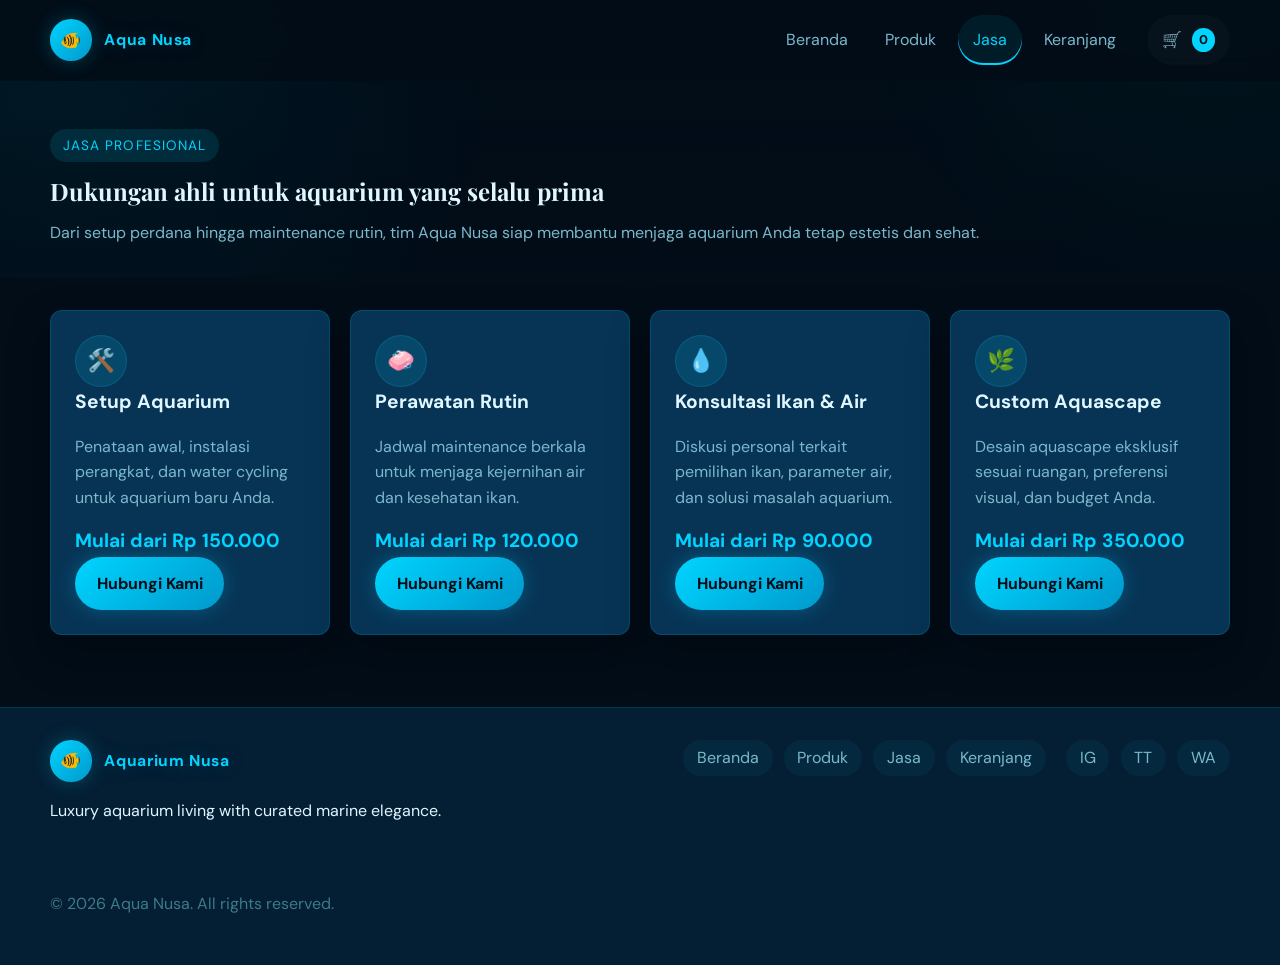
<file: jasa.html>
<!DOCTYPE html>
<html lang="id">
<head>
  <meta charset="UTF-8">
  <meta name="viewport" content="width=device-width, initial-scale=1.0">
  <title>Jasa | Aqua Nusa</title>
  <meta name="description" content="Jasa setup, perawatan, konsultasi, dan custom aquascape premium dari Aquarium Nusa.">
  <link rel="preconnect" href="https://fonts.googleapis.com">
  <link rel="preconnect" href="https://fonts.gstatic.com" crossorigin>
  <link href="https://fonts.googleapis.com/css2?family=DM+Sans:wght@400;500;700&family=Playfair+Display:wght@600;700;800&display=swap" rel="stylesheet">
  <link rel="stylesheet" href="css/style.css">
</head>
<body data-page="jasa">
  <div class="site-shell">
    <header class="site-header" id="siteHeader">
      <nav class="navbar container">
        <a class="brand" href="index.html"><span class="brand-mark">🐠</span><span class="brand-text">Aqua Nusa</span></a>
        <button class="nav-toggle" id="navToggle" aria-label="Buka menu" aria-expanded="false"><span></span><span></span><span></span></button>
        <div class="nav-panel" id="navPanel">
          <div class="nav-links">
            <a href="index.html">Beranda</a><a href="produk.html">Produk</a><a href="jasa.html">Jasa</a><a href="keranjang.html">Keranjang</a>
          </div>
          <a class="cart-link cart-icon-wrapper" href="keranjang.html" aria-label="Keranjang belanja"><span class="cart-icon">🛒</span><span class="cart-badge" data-cart-count>0</span></a>
        </div>
      </nav>
    </header>
    <main class="page-main">
      <section class="page-header container fade-in">
        <span class="eyebrow">Jasa Profesional</span>
        <h1>Dukungan ahli untuk aquarium yang selalu prima</h1>
        <p>Dari setup perdana hingga maintenance rutin, tim Aqua Nusa siap membantu menjaga aquarium Anda tetap estetis dan sehat.</p>
      </section>
      <section class="section section-compact">
        <div class="container"><div class="service-grid" id="serviceGrid"></div></div>
      </section>
    </main>
    <footer class="site-footer">
      <div class="container footer-grid">
        <div>
          <a class="brand footer-brand" href="index.html"><span class="brand-mark">🐠</span><span class="brand-text">Aquarium Nusa</span></a>
          <p>Luxury aquarium living with curated marine elegance.</p>
        </div>
        <div class="footer-links">
          <a href="index.html">Beranda</a><a href="produk.html">Produk</a><a href="jasa.html">Jasa</a><a href="keranjang.html">Keranjang</a>
        </div>
        <div class="social-links">
          <a href="#" aria-label="Instagram">IG</a><a href="#" aria-label="TikTok">TT</a><a href="#" aria-label="WhatsApp">WA</a>
        </div>
      </div>
      <div class="container footer-bottom"><p>&copy; 2026 Aqua Nusa. All rights reserved.</p></div>
    </footer>
  </div>
  <script src="data/data.js"></script>
  <script src="js/cart.js"></script>
  <script src="js/main.js"></script>
  <script src="js/cart-animation.js"></script>
  <script src="js/jasa.js"></script>
</body>
</html>
</file>
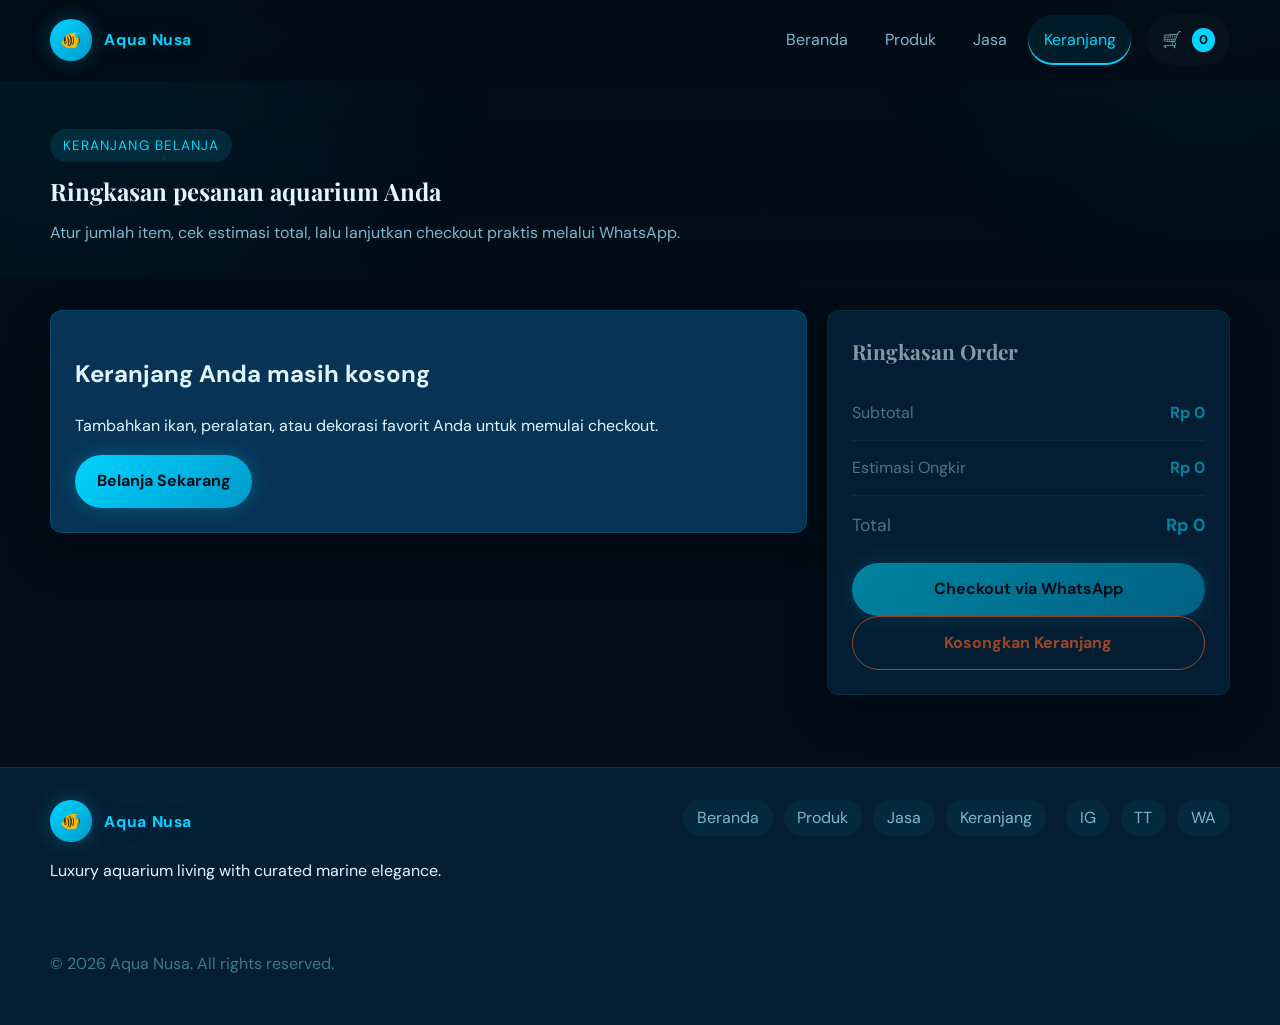
<file: keranjang.html>
<!DOCTYPE html>
<html lang="id">
<head>
  <meta charset="UTF-8">
  <meta name="viewport" content="width=device-width, initial-scale=1.0">
  <title>Keranjang | Aqua Nusa</title>
  <meta name="description" content="Tinjau pesanan aquarium Anda di Aquarium Nusa dan checkout via WhatsApp.">
  <link rel="preconnect" href="https://fonts.googleapis.com">
  <link rel="preconnect" href="https://fonts.gstatic.com" crossorigin>
  <link href="https://fonts.googleapis.com/css2?family=DM+Sans:wght@400;500;700&family=Playfair+Display:wght@600;700;800&display=swap" rel="stylesheet">
  <link rel="stylesheet" href="css/style.css">
</head>
<body data-page="keranjang">
  <div class="site-shell">
    <header class="site-header" id="siteHeader">
      <nav class="navbar container">
        <a class="brand" href="index.html"><span class="brand-mark">🐠</span><span class="brand-text">Aqua Nusa</span></a>
        <button class="nav-toggle" id="navToggle" aria-label="Buka menu" aria-expanded="false"><span></span><span></span><span></span></button>
        <div class="nav-panel" id="navPanel">
          <div class="nav-links">
            <a href="index.html">Beranda</a><a href="produk.html">Produk</a><a href="jasa.html">Jasa</a><a href="keranjang.html">Keranjang</a>
          </div>
          <a class="cart-link cart-icon-wrapper" href="keranjang.html" aria-label="Keranjang belanja"><span class="cart-icon">🛒</span><span class="cart-badge" data-cart-count>0</span></a>
        </div>
      </nav>
    </header>
    <main class="page-main">
      <section class="page-header container fade-in">
        <span class="eyebrow">Keranjang Belanja</span>
        <h1>Ringkasan pesanan aquarium Anda</h1>
        <p>Atur jumlah item, cek estimasi total, lalu lanjutkan checkout praktis melalui WhatsApp.</p>
      </section>
      <section class="section section-compact">
        <div class="container cart-layout">
          <div class="cart-items-panel"><div id="cartContent"></div></div>
          <aside class="summary-card glass-card fade-in" id="cartSummary">
            <h2>Ringkasan Order</h2>
            <div class="summary-line"><span>Subtotal</span><strong id="subtotalValue">Rp 0</strong></div>
            <div class="summary-line"><span>Estimasi Ongkir</span><strong id="shippingValue">Rp 0</strong></div>
            <div class="summary-line summary-total"><span>Total</span><strong id="totalValue">Rp 0</strong></div>
            <a class="button button-primary button-full" id="checkoutButton" href="#">Checkout via WhatsApp</a>
            <button class="button button-ghost button-full" id="clearCartButton" type="button">Kosongkan Keranjang</button>
          </aside>
        </div>
      </section>
    </main>
    <footer class="site-footer">
      <div class="container footer-grid">
        <div>
          <a class="brand footer-brand" href="index.html"><span class="brand-mark">🐠</span><span class="brand-text">Aqua Nusa</span></a>
          <p>Luxury aquarium living with curated marine elegance.</p>
        </div>
        <div class="footer-links">
          <a href="index.html">Beranda</a><a href="produk.html">Produk</a><a href="jasa.html">Jasa</a><a href="keranjang.html">Keranjang</a>
        </div>
        <div class="social-links">
          <a href="#" aria-label="Instagram">IG</a><a href="#" aria-label="TikTok">TT</a><a href="#" aria-label="WhatsApp">WA</a>
        </div>
      </div>
      <div class="container footer-bottom"><p>&copy; 2026 Aqua Nusa. All rights reserved.</p></div>
    </footer>
  </div>
  <script src="data/data.js"></script>
  <script src="js/cart.js"></script>
  <script src="js/main.js"></script>
  <script src="js/cart-animation.js"></script>
</body>
</html>
</file>
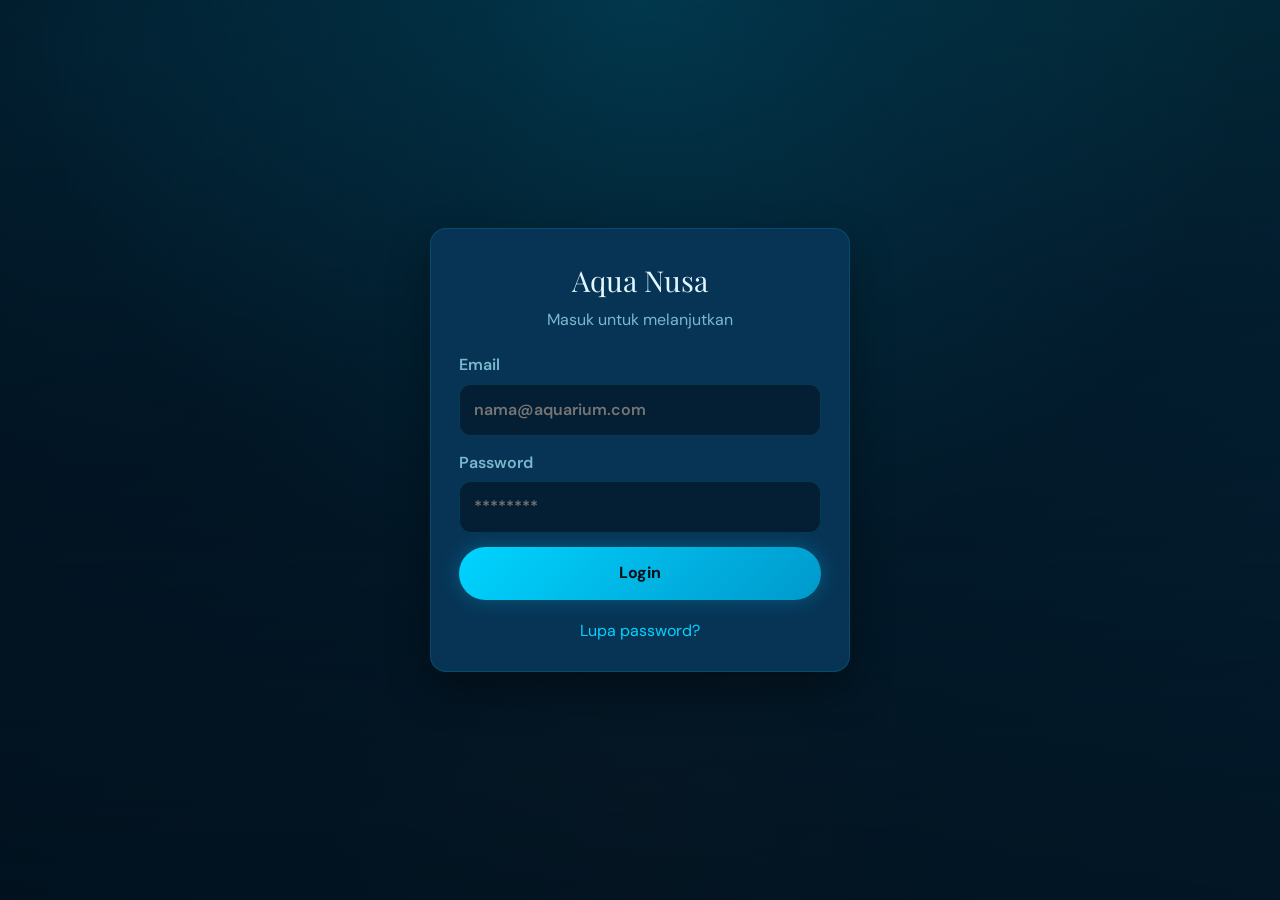
<file: login.html>
<!DOCTYPE html>
<html lang="id">
<head>
  <meta charset="UTF-8">
  <meta name="viewport" content="width=device-width, initial-scale=1.0">
  <title>Login | Aquarium Nusa</title>
  <meta name="description" content="Login ke Aquarium Nusa.">
  <link rel="preconnect" href="https://fonts.googleapis.com">
  <link rel="preconnect" href="https://fonts.gstatic.com" crossorigin>
  <link href="https://fonts.googleapis.com/css2?family=DM+Sans:wght@400;500;700&family=Playfair+Display:wght@600;700;800&display=swap" rel="stylesheet">
  <link rel="stylesheet" href="css/style.css">
</head>
<body class="login-page">
  <main class="login-shell">
    <section class="login-card">
      <div class="login-brand">Aqua Nusa</div>
      <p class="login-subtitle">Masuk untuk melanjutkan</p>
      <form id="loginForm" class="login-form">
        <label class="login-field">
          <span>Email</span>
          <input type="email" name="email" required placeholder="nama@aquarium.com">
        </label>
        <label class="login-field">
          <span>Password</span>
          <input type="password" name="password" required placeholder="********">
        </label>
        <div class="login-error" id="loginError" hidden>Email atau password salah.</div>
        <button class="button button-primary button-full" type="submit">Login</button>
        <a class="login-forgot" href="#">Lupa password?</a>
      </form>
    </section>
  </main>

  <script src="data/data.js"></script>
  <script src="js/auth.js"></script>
  <script>
    (function () {
      var form = document.getElementById("loginForm");
      var error = document.getElementById("loginError");
      if (!form || !window.Auth) return;

      form.addEventListener("submit", function (event) {
        event.preventDefault();
        var formData = new FormData(form);
        var email = String(formData.get("email") || "");
        var password = String(formData.get("password") || "");
        var result = window.Auth.login(email, password);
        if (!result.success) {
          error.hidden = false;
          return;
        }
        error.hidden = true;
        if (result.role === "admin") {
          window.location.href = "admin/dashboard.html";
        } else {
          window.location.href = "index.html";
        }
      });
    })();
  </script>
</body>
</html>
</file>
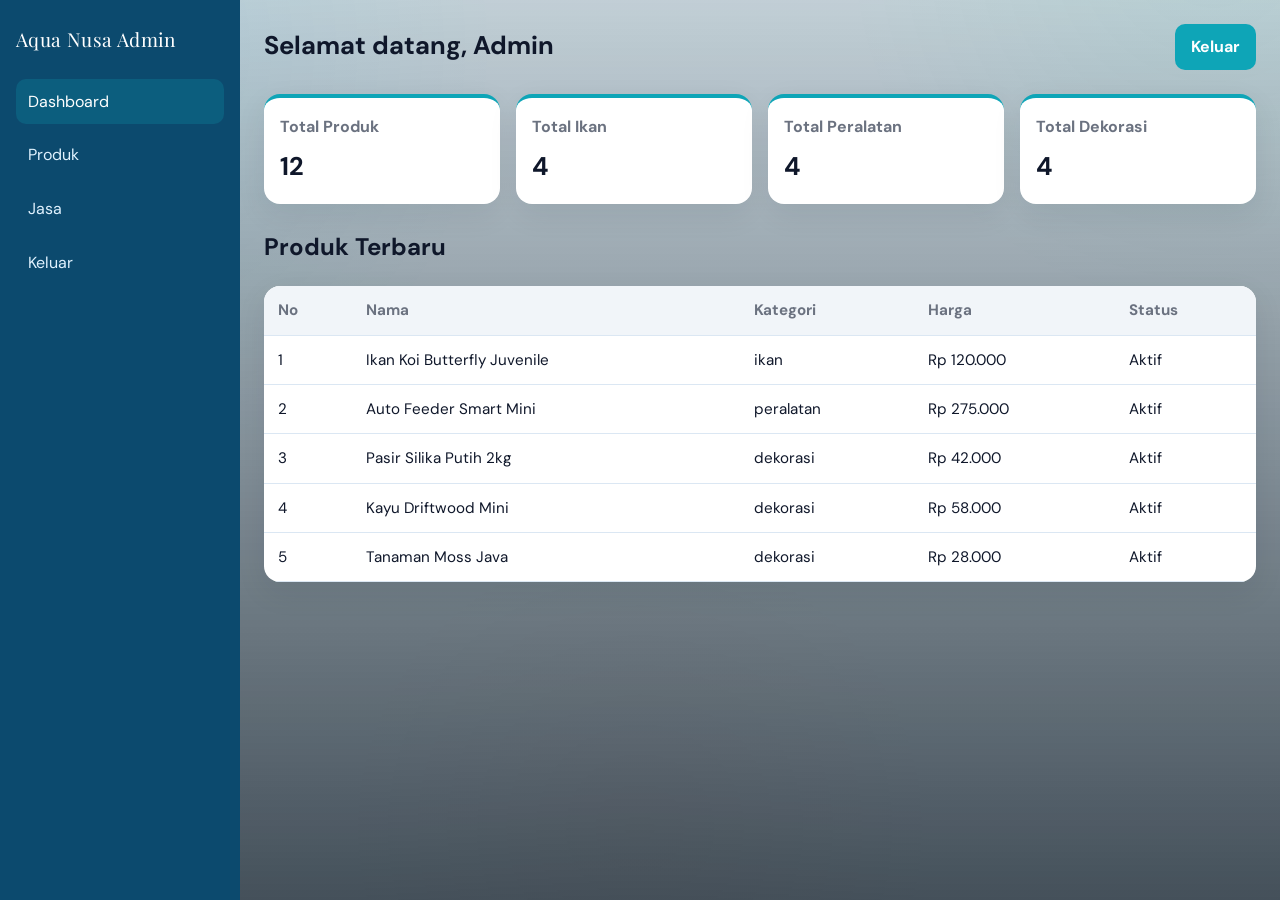
<file: admin/dashboard.html>
﻿<!DOCTYPE html>
<html lang="id">
<head>
  <meta charset="UTF-8">
  <meta name="viewport" content="width=device-width, initial-scale=1.0">
  <title>Dashboard Admin | Aqua Nusa</title>
  <link rel="preconnect" href="https://fonts.googleapis.com">
  <link rel="preconnect" href="https://fonts.gstatic.com" crossorigin>
  <link href="https://fonts.googleapis.com/css2?family=DM+Sans:wght@400;500;700&family=Playfair+Display:wght@600;700;800&display=swap" rel="stylesheet">
  <link rel="stylesheet" href="../css/style.css">
  <link rel="stylesheet" href="css/admin.css">
</head>
<body class="admin-body">
  <div class="admin-layout">
    <aside class="admin-sidebar">
      <div class="admin-logo">Aqua Nusa Admin</div>
      <nav class="admin-nav">
        <a class="active" href="dashboard.html">Dashboard</a>
        <a href="products.html">Produk</a>
        <a href="jasa.html">Jasa</a>
        <a href="#" id="adminLogout">Keluar</a>
      </nav>
    </aside>

    <main class="admin-main">
      <div class="admin-topbar">
        <h1>Selamat datang, <span id="adminName">Admin</span></h1>
        <button class="admin-btn" id="adminLogoutTop">Keluar</button>
      </div>

      <section class="admin-card-grid">
        <div class="admin-card">
          <h3>Total Produk</h3>
          <p id="statTotal">0</p>
        </div>
        <div class="admin-card">
          <h3>Total Ikan</h3>
          <p id="statIkan">0</p>
        </div>
        <div class="admin-card">
          <h3>Total Peralatan</h3>
          <p id="statPeralatan">0</p>
        </div>
        <div class="admin-card">
          <h3>Total Dekorasi</h3>
          <p id="statDekorasi">0</p>
        </div>
      </section>

      <section>
        <h2>Produk Terbaru</h2>
        <table class="admin-table">
          <thead>
            <tr>
              <th>No</th>
              <th>Nama</th>
              <th>Kategori</th>
              <th>Harga</th>
              <th>Status</th>
            </tr>
          </thead>
          <tbody id="recentProducts"></tbody>
        </table>
      </section>
    </main>
  </div>

  <script src="../data/data.js"></script>
  <script src="js/dashboard.js"></script>
  <script>
    (function () {
      var session = window.Auth && window.Auth.getSession ? window.Auth.getSession() : null;
      var nameEl = document.getElementById("adminName");
      if (session && nameEl) nameEl.textContent = session.name;
      var logoutButtons = [document.getElementById("adminLogout"), document.getElementById("adminLogoutTop")];
      logoutButtons.forEach(function (btn) {
        if (btn) btn.addEventListener("click", function (event) {
          event.preventDefault();
          if (window.Auth && window.Auth.logout) {
            window.Auth.logout();
          } else {
            window.location.href = "../login.html";
          }
        });
      });
    })();
  </script>
</body>
</html>
</file>
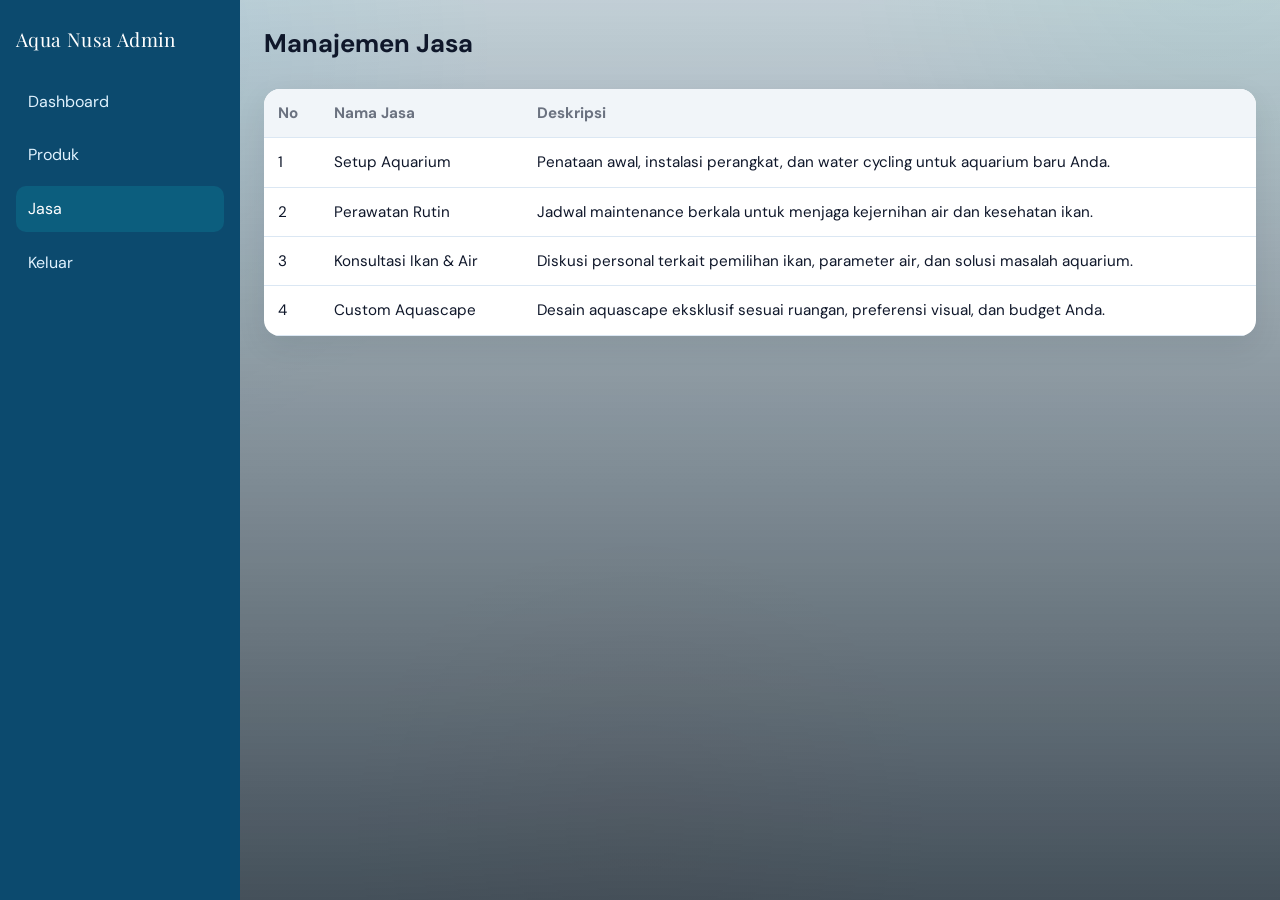
<file: admin/jasa.html>
﻿<!DOCTYPE html>
<html lang="id">
<head>
  <meta charset="UTF-8">
  <meta name="viewport" content="width=device-width, initial-scale=1.0">
  <title>Manajemen Jasa | Aqua Nusa</title>
  <link rel="preconnect" href="https://fonts.googleapis.com">
  <link rel="preconnect" href="https://fonts.gstatic.com" crossorigin>
  <link href="https://fonts.googleapis.com/css2?family=DM+Sans:wght@400;500;700&family=Playfair+Display:wght@600;700;800&display=swap" rel="stylesheet">
  <link rel="stylesheet" href="../css/style.css">
  <link rel="stylesheet" href="css/admin.css">
</head>
<body class="admin-body">
  <div class="admin-layout">
    <aside class="admin-sidebar">
      <div class="admin-logo">Aqua Nusa Admin</div>
      <nav class="admin-nav">
        <a href="dashboard.html">Dashboard</a>
        <a href="products.html">Produk</a>
        <a class="active" href="jasa.html">Jasa</a>
        <a href="#" id="adminLogout">Keluar</a>
      </nav>
    </aside>

    <main class="admin-main">
      <div class="admin-topbar">
        <h1>Manajemen Jasa</h1>
      </div>

      <table class="admin-table">
        <thead>
          <tr>
            <th>No</th>
            <th>Nama Jasa</th>
            <th>Deskripsi</th>
          </tr>
        </thead>
        <tbody id="services-tbody"></tbody>
      </table>
    </main>
  </div>

  <script src="../data/data.js"></script>
  <script src="js/jasa.js"></script>
  <script>
    (function () {
      var logout = document.getElementById("adminLogout");
      if (!logout) return;
      logout.addEventListener("click", function (event) {
        event.preventDefault();
        if (window.Auth && window.Auth.logout) {
          window.Auth.logout();
        } else {
          window.location.href = "../login.html";
        }
      });
    })();
  </script>
</body>
</html>
</file>
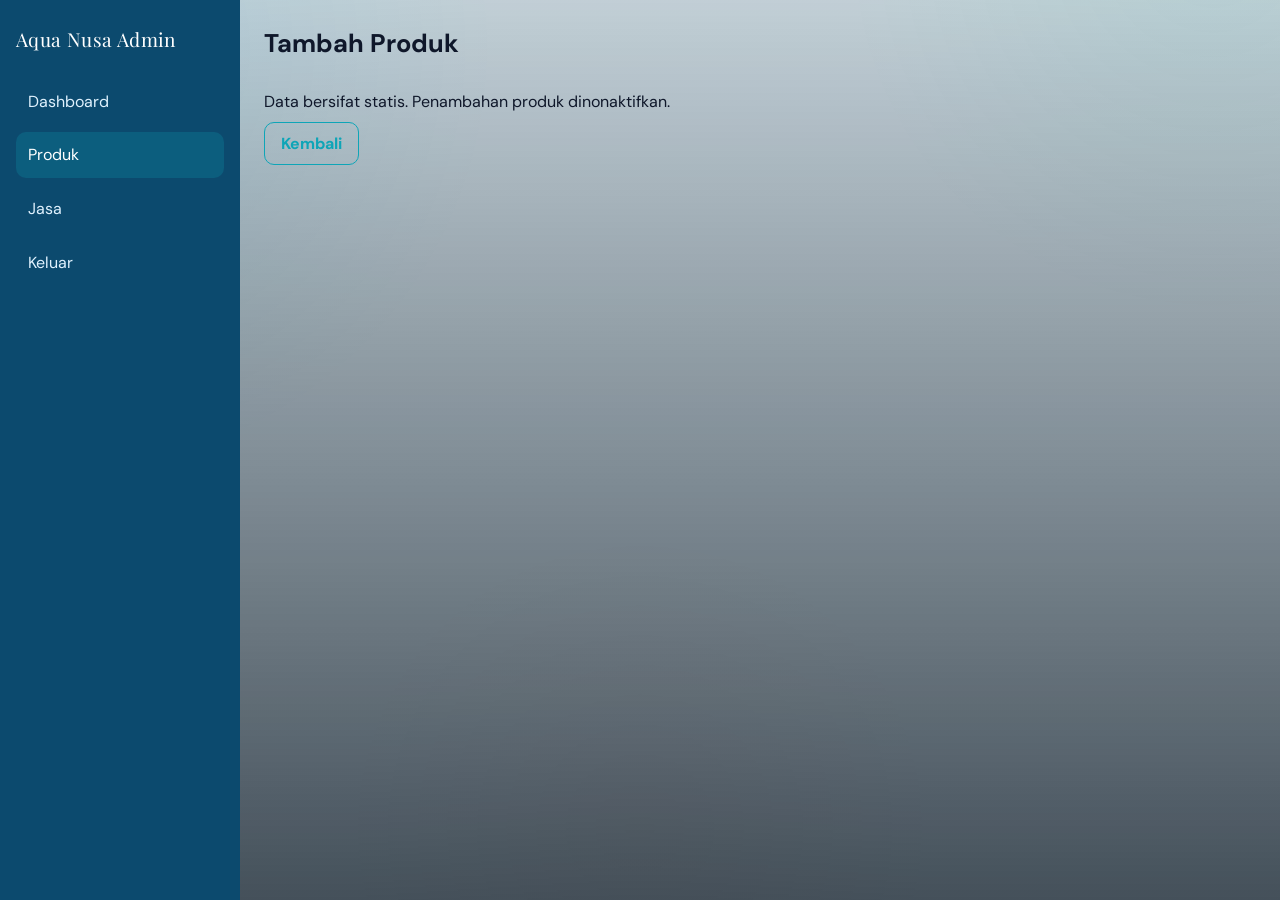
<file: admin/products-add.html>
﻿<!DOCTYPE html>
<html lang="id">
<head>
  <meta charset="UTF-8">
  <meta name="viewport" content="width=device-width, initial-scale=1.0">
  <title>Tambah Produk | Aqua Nusa</title>
  <link rel="preconnect" href="https://fonts.googleapis.com">
  <link rel="preconnect" href="https://fonts.gstatic.com" crossorigin>
  <link href="https://fonts.googleapis.com/css2?family=DM+Sans:wght@400;500;700&family=Playfair+Display:wght@600;700;800&display=swap" rel="stylesheet">
  <link rel="stylesheet" href="../css/style.css">
  <link rel="stylesheet" href="css/admin.css">
</head>
<body class="admin-body">
  <div class="admin-layout">
    <aside class="admin-sidebar">
      <div class="admin-logo">Aqua Nusa Admin</div>
      <nav class="admin-nav">
        <a href="dashboard.html">Dashboard</a>
        <a class="active" href="products.html">Produk</a>
        <a href="jasa.html">Jasa</a>
        <a href="#" id="adminLogout">Keluar</a>
      </nav>
    </aside>

    <main class="admin-main">
      <div class="admin-topbar">
        <h1>Tambah Produk</h1>
      </div>
      <p>Data bersifat statis. Penambahan produk dinonaktifkan.</p>
      <a class="admin-btn secondary" href="products.html">Kembali</a>
    </main>
  </div>

  <script>
    (function () {
      var logout = document.getElementById("adminLogout");
      if (!logout) return;
      logout.addEventListener("click", function (event) {
        event.preventDefault();
        if (window.Auth && window.Auth.logout) {
          window.Auth.logout();
        } else {
          window.location.href = "../login.html";
        }
      });
    })();
  </script>
</body>
</html>
</file>
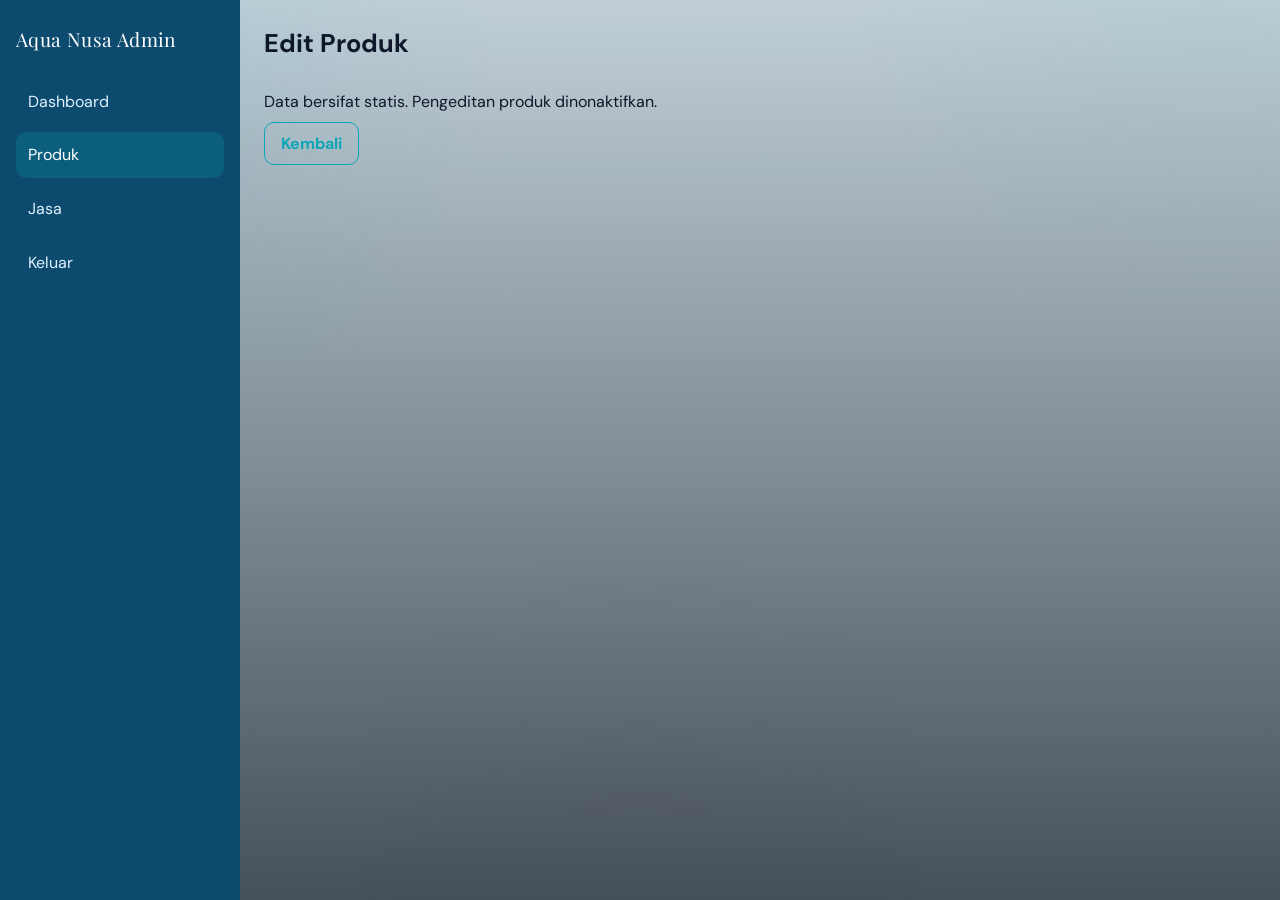
<file: admin/products-edit.html>
﻿<!DOCTYPE html>
<html lang="id">
<head>
  <meta charset="UTF-8">
  <meta name="viewport" content="width=device-width, initial-scale=1.0">
  <title>Edit Produk | Aqua Nusa</title>
  <link rel="preconnect" href="https://fonts.googleapis.com">
  <link rel="preconnect" href="https://fonts.gstatic.com" crossorigin>
  <link href="https://fonts.googleapis.com/css2?family=DM+Sans:wght@400;500;700&family=Playfair+Display:wght@600;700;800&display=swap" rel="stylesheet">
  <link rel="stylesheet" href="../css/style.css">
  <link rel="stylesheet" href="css/admin.css">
</head>
<body class="admin-body">
  <div class="admin-layout">
    <aside class="admin-sidebar">
      <div class="admin-logo">Aqua Nusa Admin</div>
      <nav class="admin-nav">
        <a href="dashboard.html">Dashboard</a>
        <a class="active" href="products.html">Produk</a>
        <a href="jasa.html">Jasa</a>
        <a href="#" id="adminLogout">Keluar</a>
      </nav>
    </aside>

    <main class="admin-main">
      <div class="admin-topbar">
        <h1>Edit Produk</h1>
      </div>
      <p>Data bersifat statis. Pengeditan produk dinonaktifkan.</p>
      <a class="admin-btn secondary" href="products.html">Kembali</a>
    </main>
  </div>

  <script>
    (function () {
      var logout = document.getElementById("adminLogout");
      if (!logout) return;
      logout.addEventListener("click", function (event) {
        event.preventDefault();
        if (window.Auth && window.Auth.logout) {
          window.Auth.logout();
        } else {
          window.location.href = "../login.html";
        }
      });
    })();
  </script>
</body>
</html>
</file>
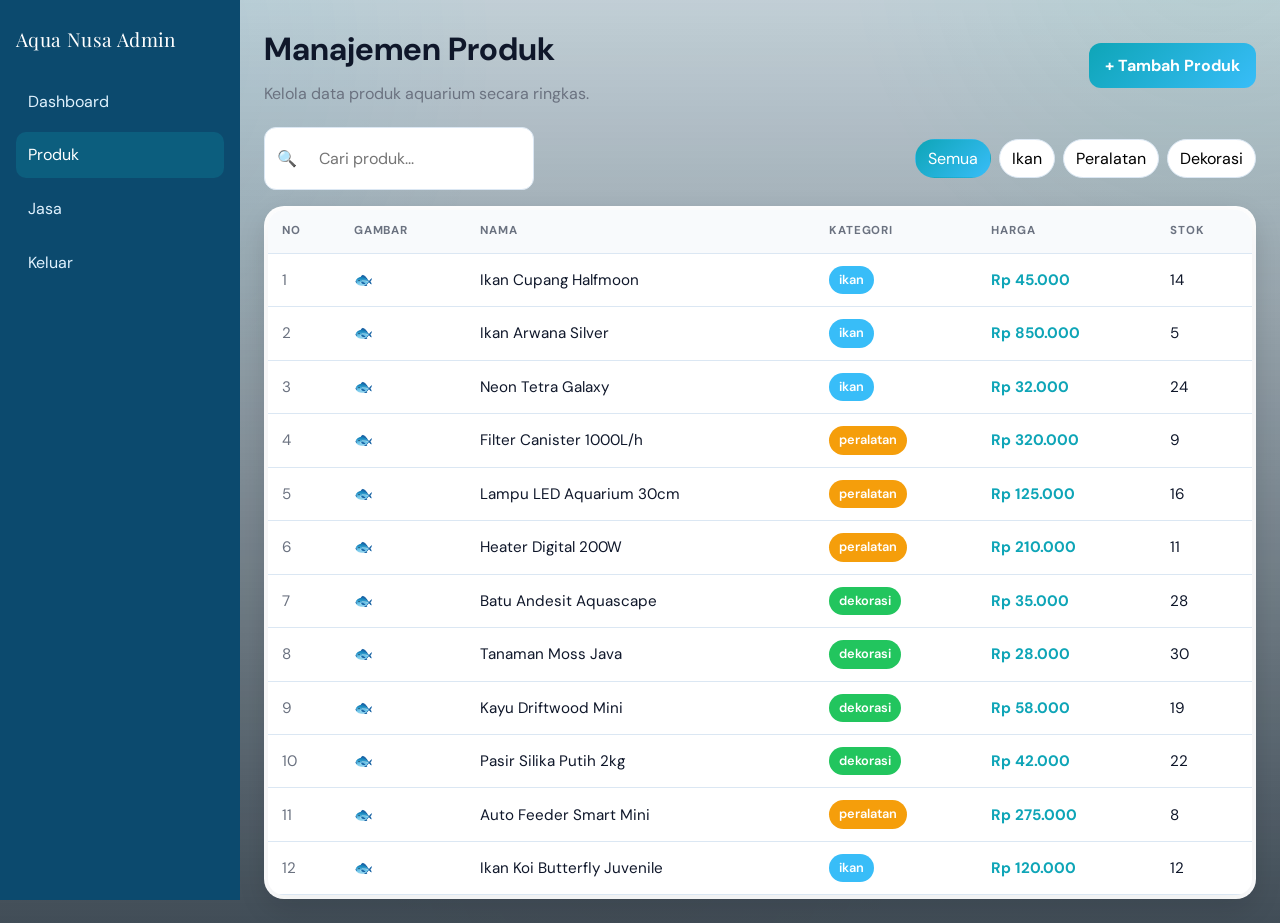
<file: admin/products.html>
﻿<!DOCTYPE html>
<html lang="id">
<head>
  <meta charset="UTF-8">
  <meta name="viewport" content="width=device-width, initial-scale=1.0">
  <title>Manajemen Produk | Aqua Nusa</title>
  <link rel="preconnect" href="https://fonts.googleapis.com">
  <link rel="preconnect" href="https://fonts.gstatic.com" crossorigin>
  <link href="https://fonts.googleapis.com/css2?family=DM+Sans:wght@400;500;700&family=Playfair+Display:wght@600;700;800&display=swap" rel="stylesheet">
  <link rel="stylesheet" href="../css/style.css">
  <link rel="stylesheet" href="css/admin.css">
</head>
<body class="admin-body">
  <div class="admin-layout">
    <aside class="admin-sidebar">
      <div class="admin-logo">Aqua Nusa Admin</div>
      <nav class="admin-nav">
        <a href="dashboard.html">Dashboard</a>
        <a class="active" href="products.html">Produk</a>
        <a href="jasa.html">Jasa</a>
        <a href="#" id="adminLogout">Keluar</a>
      </nav>
    </aside>

    <main class="admin-main">
      <div class="admin-header">
        <div>
          <h1 class="admin-title">Manajemen Produk</h1>
          <p class="admin-subtitle">Kelola data produk aquarium secara ringkas.</p>
        </div>
        <button class="admin-btn admin-btn-gradient" id="addProductBtn" type="button">+ Tambah Produk</button>
      </div>

      <div class="admin-filter-row modern-row">
        <div class="admin-search">
          <span class="admin-search-icon">🔍</span>
          <input class="admin-input" type="text" id="search-input" placeholder="Cari produk...">
        </div>
        <div class="admin-pill-group">
          <button class="admin-pill filter-btn active" data-category="semua">Semua</button>
          <button class="admin-pill filter-btn" data-category="ikan">Ikan</button>
          <button class="admin-pill filter-btn" data-category="peralatan">Peralatan</button>
          <button class="admin-pill filter-btn" data-category="dekorasi">Dekorasi</button>
        </div>
      </div>

      <div class="admin-table-card">
        <table class="admin-table modern-table">
          <thead>
            <tr>
              <th>No</th>
              <th>Gambar</th>
              <th>Nama</th>
              <th>Kategori</th>
              <th>Harga</th>
              <th>Stok</th>
            </tr>
          </thead>
          <tbody id="products-tbody"></tbody>
        </table>
      </div>
    </main>
  </div>

  <div class="modal-overlay" id="productModal" aria-hidden="true">
    <div class="modal-card">
      <div class="modal-header">
        <h2>Tambah Produk Baru</h2>
        <button class="modal-close" type="button" id="modalClose">×</button>
      </div>
      <form class="modal-form">
        <label>
          Nama Produk
          <input type="text" placeholder="Contoh: Ikan Cupang Halfmoon">
        </label>
        <label>
          Kategori
          <select>
            <option value="">Pilih Kategori</option>
            <option value="ikan">Ikan</option>
            <option value="peralatan">Peralatan</option>
            <option value="dekorasi">Dekorasi</option>
          </select>
        </label>
        <label>
          Harga
          <div class="input-prefix">
            <span>Rp</span>
            <input type="number" placeholder="150000">
          </div>
        </label>
        <label>
          Stok
          <input type="number" placeholder="10">
        </label>
        <label>
          Deskripsi
          <textarea rows="3" placeholder="Deskripsi singkat produk..."></textarea>
        </label>
        <label>
          URL Gambar
          <input type="text" placeholder="https://...">
        </label>
        <div class="modal-actions">
          <button class="admin-btn secondary" type="button" id="modalCancel">Batal</button>
          <button class="admin-btn admin-btn-gradient" type="button" id="modalSave">Simpan</button>
        </div>
      </form>
    </div>
  </div>

  <script src="../data/data.js"></script>
  <script src="js/products.js"></script>
  <script>
    (function () {
      var logout = document.getElementById("adminLogout");
      if (!logout) return;
      logout.addEventListener("click", function (event) {
        event.preventDefault();
        if (window.Auth && window.Auth.logout) {
          window.Auth.logout();
        } else {
          window.location.href = "../login.html";
        }
      });
    })();
  </script>
</body>
</html>
</file>
<file: css/style.css>
:root {
  --color-bg: #020d18;
  --color-surface: #041e33;
  --color-surface-2: #062a47;
  --color-card: #073455;
  --color-primary: #00d4ff;
  --color-primary-dark: #0099cc;
  --color-primary-glow: rgba(0, 212, 255, 0.25);
  --color-accent: #ff6b35;
  --color-accent-glow: rgba(255, 107, 53, 0.2);
  --color-sea: #00e5a0;
  --color-sea-glow: rgba(0, 229, 160, 0.2);
  --color-text: #e0f7ff;
  --color-text-muted: #7ab8cc;
  --color-text-dim: #3d7a8a;
  --color-border: rgba(0, 212, 255, 0.15);
  --color-border-hover: rgba(0, 212, 255, 0.4);
  --color-shadow: rgba(0, 6, 12, 0.45);
  --max-width: 1180px;
  --radius-lg: 12px;
  --radius-md: 12px;
  --shadow-card: 0 18px 40px var(--color-shadow);
  --transition: 240ms ease;
}

*,
*::before,
*::after { box-sizing: border-box; }
html { scroll-behavior: smooth; }
body {
  margin: 0;
  font-family: "DM Sans", sans-serif;
  background: var(--color-bg);
  color: var(--color-text);
  min-height: 100vh;
  line-height: 1.6;
  overflow-x: hidden;
}
body::before,
body::after {
  content: "";
  position: fixed;
  inset: -20%;
  pointer-events: none;
  z-index: -2;
}
body::before {
  background: radial-gradient(circle at 18% 18%, rgba(0, 212, 255, 0.08), transparent 24%), radial-gradient(circle at 82% 10%, rgba(0, 229, 160, 0.06), transparent 20%), radial-gradient(circle at 50% 80%, rgba(255, 107, 53, 0.04), transparent 22%);
  animation: rippleDrift 20s linear infinite;
}
body::after { background: linear-gradient(180deg, rgba(2, 13, 24, 0.05), rgba(2, 13, 24, 0.82)); z-index: -1; }
img { display: block; max-width: 100%; }
a { color: inherit; text-decoration: none; }
button, select, input { font: inherit; }
button { cursor: pointer; }
::-webkit-scrollbar { width: 6px; }
::-webkit-scrollbar-track { background: var(--color-bg); }
::-webkit-scrollbar-thumb { background: var(--color-primary-dark); border-radius: 3px; }
::selection { background: var(--color-primary-glow); color: var(--color-text); }
.container { width: min(calc(100% - 2rem), var(--max-width)); margin: 0 auto; }
.section { padding: 4.75rem 0; background: var(--color-bg); }
.section-alt { background: var(--color-surface); }
.section-compact { padding-top: 2rem; padding-bottom: 4.5rem; }
.page-main { padding-top: 0; }
.site-header {
  position: sticky;
  top: 0;
  z-index: 10;
  background: rgba(2, 13, 24, 0.95);
  backdrop-filter: blur(12px);
  transition: background var(--transition), box-shadow var(--transition), border-color var(--transition);
  border-bottom: 1px solid transparent;
}
.site-header.is-scrolled {
  background: rgba(2, 13, 24, 0.95);
  box-shadow: 0 12px 28px rgba(0, 0, 0, 0.2);
  border-color: var(--color-border);
}
.navbar { min-height: 5rem; display: flex; align-items: center; justify-content: space-between; gap: 1rem; }
.brand { display: inline-flex; align-items: center; gap: 0.8rem; font-weight: 700; }
.brand-mark {
  width: 2.6rem; height: 2.6rem; display: grid; place-items: center; border-radius: 50%;
  background: linear-gradient(135deg, var(--color-primary), var(--color-primary-dark));
  box-shadow: 0 0 20px var(--color-primary-glow); color: #020d18; font-size: 1.05rem;
}
.brand-text { font-size: 0.98rem; letter-spacing: 0.04em; color: var(--color-primary); text-shadow: 0 0 20px var(--color-primary-glow); }
.nav-toggle {
  width: 3rem; height: 3rem; border: 1px solid var(--color-border); border-radius: 50%; background: var(--color-surface);
  display: inline-flex; flex-direction: column; justify-content: center; align-items: center; gap: 0.24rem; color: var(--color-text);
}
.nav-toggle span { width: 1.1rem; height: 2px; border-radius: 999px; background: currentColor; transition: transform var(--transition), opacity var(--transition); }
.nav-toggle.is-open span:nth-child(1) { transform: translateY(6px) rotate(45deg); }
.nav-toggle.is-open span:nth-child(2) { opacity: 0; }
.nav-toggle.is-open span:nth-child(3) { transform: translateY(-6px) rotate(-45deg); }
.nav-panel {
  position: absolute; top: calc(100% + 0.75rem); left: 1rem; right: 1rem; display: grid; gap: 1rem; padding: 1rem;
  border-radius: var(--radius-md); background: rgba(2, 13, 24, 0.95); border: 1px solid var(--color-border); box-shadow: var(--shadow-card);
  opacity: 0; visibility: hidden; transform: translateY(-8px); transition: opacity var(--transition), transform var(--transition), visibility var(--transition);
}
.nav-panel.is-open { opacity: 1; visibility: visible; transform: translateY(0); }
.nav-links { display: flex; flex-direction: column; gap: 0.4rem; }
.nav-links a, .cart-link { padding: 0.75rem 0.95rem; border-radius: 999px; color: var(--color-text-muted); transition: color var(--transition), background var(--transition), box-shadow var(--transition); }
.nav-links a:hover, .cart-link:hover { color: var(--color-primary); background: var(--color-primary-glow); }
.nav-links a.active { color: var(--color-primary); background: rgba(0, 212, 255, 0.08); box-shadow: inset 0 -2px 0 var(--color-primary); }
.cart-link { display: inline-flex; align-items: center; justify-content: center; gap: 0.6rem; background: rgba(255, 255, 255, 0.02); }
.nav-auth {
  display: inline-flex;
  align-items: center;
  gap: 0.75rem;
  padding: 0.35rem 0.6rem;
}
.nav-user {
  color: var(--color-text);
  font-weight: 600;
  font-size: 0.9rem;
}
.nav-logout {
  border: 1px solid var(--color-border);
  background: transparent;
  color: var(--color-text-muted);
  padding: 0.4rem 0.8rem;
  border-radius: 999px;
  cursor: pointer;
}
.nav-logout:hover {
  color: var(--color-primary);
  border-color: var(--color-border-hover);
}
.cart-badge {
  min-width: 1.45rem; height: 1.45rem; padding: 0 0.35rem; display: inline-grid; place-items: center; border-radius: 999px;
  font-size: 0.8rem; background: var(--color-primary); color: #020d18; font-weight: 700;
}
.cart-badge.popping {
  animation: badge-pop 0.4s cubic-bezier(0.36, 0.07, 0.19, 0.97);
}
.hero-section {
  position: relative;
  overflow: hidden;
  padding: 3.5rem 0 5rem;
  background: radial-gradient(ellipse at 30% 50%, rgba(0, 212, 255, 0.08) 0%, transparent 60%), radial-gradient(ellipse at 70% 80%, rgba(0, 229, 160, 0.06) 0%, transparent 50%), var(--color-bg);
}
.hero-grid, .product-layout, .cart-layout, .category-grid, .product-grid, .testimonial-grid, .service-grid, .footer-grid, .cart-stack { display: grid; gap: 1.25rem; }
.hero-copy h1, .page-header h1, .section-heading h2 { margin: 0; font-family: "Playfair Display", serif; line-height: 1.1; }
.hero-copy h1 { font-size: clamp(2.8rem, 7vw, 5.2rem); max-width: 11ch; }
.hero-copy p, .page-header p, .section-heading p, .product-card p, .service-card p, .feature-card p, .testimonial-card p, .cart-item-meta { color: var(--color-text-muted); }
.eyebrow {
  display: inline-flex; padding: 0.35rem 0.8rem; margin-bottom: 1rem; border-radius: 999px; background: rgba(0, 212, 255, 0.12);
  color: var(--color-primary); font-size: 0.85rem; letter-spacing: 0.08em; text-transform: uppercase;
}
.hero-actions { display: flex; flex-wrap: wrap; gap: 0.9rem; margin-top: 1.75rem; }
.button {
  display: inline-flex; align-items: center; justify-content: center; gap: 0.5rem; min-height: 3.2rem; padding: 0.85rem 1.35rem;
  border: 0; border-radius: 999px; font-weight: 700; transition: transform var(--transition), box-shadow var(--transition), background var(--transition);
}
.button:hover { transform: translateY(-2px); }
.button-primary,
.btn-primary {
  background: linear-gradient(135deg, var(--color-primary), var(--color-primary-dark));
  color: #020d18;
  border: 0;
  box-shadow: 0 0 20px var(--color-primary-glow);
  animation: glow-pulse 3s ease-in-out infinite;
}
.button-primary:hover,
.btn-primary:hover { transform: translateY(-2px) scale(1.03); box-shadow: 0 0 35px var(--color-primary-glow); }
.button-secondary { background: transparent; border: 1.5px solid var(--color-primary); color: var(--color-primary); box-shadow: none; }
.button-secondary:hover { background: var(--color-primary-glow); }
.button-ghost { background: transparent; border: 1.5px solid var(--color-accent); color: var(--color-accent); box-shadow: none; }
.button-full { width: 100%; }
.btn-added {
  animation: btn-success 0.35s ease forwards;
  background: linear-gradient(135deg, var(--color-sea), #00b37a) !important;
  color: #020d18 !important;
}
.btn-ripple {
  position: relative;
  overflow: hidden;
}
.btn-ripple .ripple-circle {
  position: absolute;
  border-radius: 50%;
  background: rgba(255,255,255,0.3);
  width: 10px;
  height: 10px;
  margin-top: -5px;
  margin-left: -5px;
  animation: ripple 0.6s linear;
  pointer-events: none;
}
.glass-card, .feature-card, .product-card, .testimonial-card, .service-card, .summary-card, .cart-item, .empty-state, .products-toolbar {
  background: var(--color-card); border: 1px solid var(--color-border); border-radius: var(--radius-lg); box-shadow: var(--shadow-card);
}
.hero-card-panel, .feature-card, .product-card, .testimonial-card, .service-card, .summary-card, .filter-sidebar, .empty-state { padding: 1.5rem; }
.hero-card-panel,
.summary-card { background: var(--color-surface-2); }
.hero-card-label { margin-top: 0; color: var(--color-primary); text-transform: uppercase; letter-spacing: 0.08em; }
.hero-metrics { display: grid; gap: 1rem; }
.hero-metrics strong { display: block; font-size: 2rem; font-family: "Playfair Display", serif; color: var(--color-text); }
.hero-metrics span { color: var(--color-text-muted); }
.float-card { animation: floatY 6s ease-in-out infinite; }
.section-heading { margin-bottom: 2rem; }
.feature-card, .testimonial-card, .service-card, .product-card, .cart-item { transition: transform var(--transition), border-color var(--transition), box-shadow var(--transition); }
.feature-card:hover, .testimonial-card:hover, .service-card:hover, .product-card:hover, .cart-item:hover { transform: translateY(-4px); border-color: var(--color-border-hover); box-shadow: 0 8px 32px var(--color-primary-glow); }
.feature-icon, .service-icon, .avatar {
  width: 3.25rem; height: 3.25rem; display: grid; place-items: center; border-radius: 50%; background: rgba(0, 212, 255, 0.12); box-shadow: inset 0 0 0 1px var(--color-border); font-size: 1.4rem; color: var(--color-primary);
}
.avatar { font-size: 1rem; font-weight: 700; }
.filter-sidebar, .summary-card { align-self: start; }
.filter-sidebar { background: var(--color-surface); }
.filter-sidebar h2, .summary-card h2 { margin-top: 0; font-family: "Playfair Display", serif; font-size: 1.3rem; }
.filter-group { display: grid; gap: 0.85rem; margin-top: 1rem; }
.filter-group label { display: inline-flex; align-items: center; gap: 0.65rem; color: var(--color-text-muted); }
.filter-group label:has(input:checked) { color: var(--color-primary); }
.filter-group input { accent-color: var(--color-primary); }
.select-control {
  width: 100%; margin-top: 1rem; padding: 0.85rem 1rem; border-radius: 14px; border: 1px solid var(--color-border);
  background: var(--color-surface); color: var(--color-text);
}
.products-toolbar { margin-bottom: 1.25rem; padding: 1rem 1.2rem; }
.products-toolbar p { margin: 0; color: var(--color-text-muted); }
.product-card { overflow: hidden; }
.product-card::after {
  content: "";
  position: absolute;
  inset: 0;
  border-radius: 12px;
  background: linear-gradient(90deg, transparent, rgba(0, 212, 255, 0.05), transparent);
  background-size: 200% 100%;
  opacity: 0;
  transition: opacity 0.3s;
  pointer-events: none;
}
.product-card:hover::after {
  opacity: 1;
  animation: shimmer 1.5s ease infinite;
}
.product-media { position: relative; margin: -1.5rem -1.5rem 1.15rem; overflow: hidden; }
.product-media img { width: 100%; aspect-ratio: 4 / 3; object-fit: cover; }
.product-badge {
  position: absolute; top: 1rem; left: 1rem; padding: 0.35rem 0.7rem; border-radius: 999px;
  backdrop-filter: blur(10px); font-size: 0.75rem; text-transform: capitalize;
}
.product-badge--ikan { background: rgba(0, 229, 160, 0.15); color: var(--color-sea); border: 1px solid var(--color-sea); }
.product-badge--peralatan { background: rgba(0, 212, 255, 0.15); color: var(--color-primary); border: 1px solid var(--color-primary); }
.product-badge--dekorasi { background: rgba(255, 107, 53, 0.15); color: var(--color-accent); border: 1px solid var(--color-accent); }
.product-card h3, .service-card h3, .feature-card h3, .testimonial-card h3, .cart-item-title { margin: 0 0 0.45rem; font-size: 1.2rem; }
.product-card h3, .service-card h3, .feature-card h3, .testimonial-card h3, .cart-item-title, .filter-sidebar h2, .summary-card h2, .empty-state h2 { color: var(--color-text); }
.price-row { display: flex; justify-content: space-between; align-items: center; gap: 1rem; margin: 1rem 0 1.15rem; }
.price, .service-price { font-size: 1.2rem; font-weight: 700; color: var(--color-primary); }
.stock { font-size: 0.9rem; color: var(--color-text-dim); }
.page-header { padding-top: 3rem; padding-bottom: 1rem; }
.cart-items-panel { min-height: 20rem; }
.cart-item { display: grid; gap: 1rem; padding: 1rem; }
.cart-item-image { width: 100%; border-radius: var(--radius-md); aspect-ratio: 4 / 3; object-fit: cover; }
.cart-item-controls { display: flex; flex-wrap: wrap; gap: 0.75rem; align-items: center; justify-content: space-between; }
.qty-stepper { display: inline-flex; align-items: center; border: 1px solid var(--color-primary); border-radius: 999px; overflow: hidden; }
.qty-stepper button { width: 2.3rem; height: 2.3rem; border: 0; background: transparent; color: var(--color-primary); }
.qty-stepper input { width: 3rem; text-align: center; border: 0; background: transparent; color: var(--color-text); }
.remove-button { padding: 0.65rem 0.95rem; border-radius: 999px; background: transparent; border: 1.5px solid var(--color-accent); color: var(--color-accent); }
.summary-line { display: flex; justify-content: space-between; gap: 1rem; padding: 0.9rem 0; border-bottom: 1px solid var(--color-border); color: var(--color-text-muted); }
.summary-line strong, .summary-total strong { color: var(--color-primary); }
.summary-total { font-size: 1.1rem; border-bottom: 0; padding-bottom: 1.5rem; }
.site-footer { border-top: 1px solid var(--color-border); padding-top: 2rem; background: var(--color-surface); }
.footer-grid {
  padding-bottom: 1.25rem;
  align-items: start;
}
.footer-links,
.social-links {
  display: flex;
  flex-wrap: wrap;
  gap: 0.7rem;
  align-content: start;
}
.footer-links a,
.social-links a {
  padding: 0.55rem 0.8rem;
  border-radius: 999px;
  background: rgba(0, 212, 255, 0.06);
  color: var(--color-text-muted);
  line-height: 1;
  min-height: auto;
  border: 1px solid transparent;
}
.footer-links a:hover,
.social-links a:hover {
  color: var(--color-primary);
  background: var(--color-primary-glow);
  border-color: var(--color-border-hover);
}
.footer-bottom { padding: 1rem 0 2rem; color: var(--color-text-dim); }
.fade-in { opacity: 0; transform: translateY(26px); transition: opacity 650ms ease, transform 650ms ease; }
.fade-in.is-visible { opacity: 1; transform: translateY(0); }
.bubble {
  position: absolute;
  border-radius: 50%;
  background: radial-gradient(circle at 35% 35%, rgba(0, 212, 255, 0.5), rgba(0, 212, 255, 0.1));
  border: 1px solid rgba(0, 212, 255, 0.3);
  animation: bubble-rise linear infinite;
  pointer-events: none;
}

@keyframes rippleDrift {
  0% { transform: translate3d(0, 0, 0) scale(1); }
  50% { transform: translate3d(4%, -3%, 0) scale(1.05); }
  100% { transform: translate3d(0, 0, 0) scale(1); }
}
@keyframes bubble-rise {
  0% { transform: translateY(0) scale(1); opacity: 0.4; }
  50% { transform: translateY(-40px) scale(1.1); opacity: 0.6; }
  100% { transform: translateY(-80px) scale(0.8); opacity: 0; }
}
@keyframes glow-pulse {
  0%, 100% { box-shadow: 0 0 20px var(--color-primary-glow); }
  50% { box-shadow: 0 0 40px rgba(0, 212, 255, 0.5); }
}
@keyframes badge-pop {
  0% { transform: scale(1); }
  40% { transform: scale(1.6); background: var(--color-sea); }
  70% { transform: scale(0.85); }
  100% { transform: scale(1); background: var(--color-primary); }
}
@keyframes btn-success {
  0% { transform: scale(1); }
  30% { transform: scale(0.93); }
  60% { transform: scale(1.05); }
  100% { transform: scale(1); }
}
@keyframes ripple {
  to { transform: scale(4); opacity: 0; }
}
@keyframes shimmer {
  0% { background-position: -200% center; }
  100% { background-position: 200% center; }
}
@keyframes floatY {
  0%, 100% { transform: translateY(0); }
  50% { transform: translateY(-12px); }
}

@media (min-width: 768px) {
  .nav-toggle { display: none; }
  .nav-panel {
    position: static; display: flex; align-items: center; justify-content: space-between; gap: 1rem; padding: 0;
    opacity: 1; visibility: visible; transform: none; background: transparent; border: 0; box-shadow: none;
  }
  .nav-links { flex-direction: row; align-items: center; justify-content: center; flex: 1; }
  .hero-grid, .cart-item { grid-template-columns: repeat(2, minmax(0, 1fr)); }
  .footer-grid { grid-template-columns: 1.4fr 1fr; }
  .category-grid, .testimonial-grid, .product-grid, .service-grid { grid-template-columns: repeat(2, minmax(0, 1fr)); }
  .product-layout { grid-template-columns: 280px minmax(0, 1fr); }
  .cart-layout { grid-template-columns: minmax(0, 1.5fr) minmax(300px, 0.8fr); align-items: start; }
}

@media (min-width: 1024px) {
  .hero-grid { grid-template-columns: minmax(0, 1.1fr) minmax(320px, 0.8fr); }
  .footer-grid { grid-template-columns: 1.5fr auto auto; }
  .category-grid { grid-template-columns: repeat(4, minmax(0, 1fr)); }
  .product-grid { grid-template-columns: repeat(3, minmax(0, 1fr)); }
  .testimonial-grid { grid-template-columns: repeat(3, minmax(0, 1fr)); }
  .service-grid { grid-template-columns: repeat(4, minmax(0, 1fr)); }
  .cart-item { grid-template-columns: 160px minmax(0, 1fr); align-items: center; }
}

.login-page {
  background: radial-gradient(circle at top, rgba(0, 212, 255, 0.2), transparent 55%), linear-gradient(135deg, #021525, #042c43);
  min-height: 100vh;
}
.login-shell {
  min-height: 100vh;
  display: grid;
  place-items: center;
  padding: 24px;
}
.login-card {
  width: min(420px, 100%);
  background: var(--color-card);
  border: 1px solid var(--color-border);
  border-radius: 16px;
  padding: 28px;
  box-shadow: 0 18px 40px rgba(0, 0, 0, 0.35);
  text-align: center;
}
.login-brand {
  font-family: "Playfair Display", serif;
  font-size: 1.8rem;
  color: var(--color-text);
  margin-bottom: 4px;
}
.login-subtitle {
  color: var(--color-text-muted);
  margin-top: 0;
  margin-bottom: 20px;
}
.login-form {
  display: grid;
  gap: 14px;
  text-align: left;
}
.login-field {
  display: grid;
  gap: 6px;
  color: var(--color-text-muted);
  font-weight: 600;
}
.login-field input {
  padding: 12px 14px;
  border-radius: 12px;
  border: 1px solid var(--color-border);
  background: var(--color-surface);
  color: var(--color-text);
}
.login-error {
  background: rgba(255, 107, 53, 0.12);
  border: 1px solid rgba(255, 107, 53, 0.35);
  color: var(--color-accent);
  padding: 10px 12px;
  border-radius: 10px;
  font-size: 0.9rem;
  text-align: center;
}
.login-forgot {
  display: inline-block;
  color: var(--color-primary);
  text-align: center;
  margin-top: 4px;
}
</file>
<file: admin/css/admin.css>
﻿:root {
  --admin-bg: #e6f4fb;
  --admin-sidebar: #0c4a6e;
  --admin-teal: #0ea5b7;
  --admin-amber: #f59e0b;
  --admin-card: #ffffff;
  --admin-text: #0f172a;
  --admin-muted: #6b7280;
  --admin-border: #dbe7f3;
}

* { box-sizing: border-box; }

body.admin-body {
  margin: 0;
  font-family: "DM Sans", sans-serif;
  background: var(--admin-bg);
  color: var(--admin-text);
}

.admin-layout {
  display: flex;
  min-height: 100vh;
}

.admin-sidebar {
  width: 240px;
  background: var(--admin-sidebar);
  color: #fff;
  padding: 24px 16px;
  position: fixed;
  top: 0;
  bottom: 0;
  left: 0;
  display: flex;
  flex-direction: column;
  gap: 24px;
}

.admin-logo {
  font-family: "Playfair Display", serif;
  font-size: 1.2rem;
  letter-spacing: 0.02em;
}

.admin-nav {
  display: grid;
  gap: 8px;
}

.admin-nav a {
  color: #e0f2fe;
  padding: 10px 12px;
  border-radius: 10px;
  text-decoration: none;
  transition: background 0.2s ease, color 0.2s ease;
}

.admin-nav a:hover,
.admin-nav a.active {
  background: rgba(14, 165, 183, 0.22);
  color: #fff;
}

.admin-main {
  margin-left: 240px;
  padding: 24px;
  width: 100%;
}

.admin-topbar {
  display: flex;
  align-items: center;
  justify-content: space-between;
  gap: 16px;
  margin-bottom: 24px;
}

.admin-topbar h1 {
  margin: 0;
  font-size: 1.6rem;
}

.admin-btn {
  border: 0;
  background: var(--admin-teal);
  color: #fff;
  padding: 10px 16px;
  border-radius: 10px;
  cursor: pointer;
  font-weight: 700;
}

.admin-btn.secondary {
  background: transparent;
  border: 1px solid var(--admin-teal);
  color: var(--admin-teal);
}

.admin-card-grid {
  display: grid;
  gap: 16px;
  grid-template-columns: repeat(auto-fit, minmax(180px, 1fr));
  margin-bottom: 24px;
}

.admin-card {
  background: var(--admin-card);
  border-radius: 16px;
  padding: 16px;
  box-shadow: 0 10px 30px rgba(15, 23, 42, 0.08);
  border-top: 4px solid var(--admin-teal);
}

.admin-card h3 {
  margin: 0 0 8px;
  font-size: 1rem;
  color: var(--admin-muted);
}

.admin-card p {
  margin: 0;
  font-size: 1.6rem;
  font-weight: 700;
}

.admin-table {
  width: 100%;
  border-collapse: collapse;
  background: var(--admin-card);
  border-radius: 16px;
  overflow: hidden;
  box-shadow: 0 10px 30px rgba(15, 23, 42, 0.08);
}

.admin-table th,
.admin-table td {
  padding: 12px 14px;
  text-align: left;
  border-bottom: 1px solid var(--admin-border);
  font-size: 0.95rem;
}

.admin-table th {
  background: #f1f5f9;
  color: var(--admin-muted);
}

.admin-table tbody tr:hover {
  background: #f0f9ff;
}

.admin-filter-row {
  display: flex;
  flex-wrap: wrap;
  gap: 10px;
  margin-bottom: 16px;
}

.admin-input,
.admin-select {
  padding: 10px 12px;
  border: 1px solid var(--admin-border);
  border-radius: 10px;
  min-width: 180px;
  font-family: inherit;
}

.admin-pill-group {
  display: flex;
  flex-wrap: wrap;
  gap: 8px;
}

.admin-pill {
  padding: 6px 12px;
  border-radius: 999px;
  border: 1px solid var(--admin-border);
  background: #fff;
  cursor: pointer;
}

.admin-pill.active {
  background: var(--admin-teal);
  border-color: var(--admin-teal);
  color: #fff;
}

.admin-form {
  background: var(--admin-card);
  padding: 20px;
  border-radius: 16px;
  box-shadow: 0 10px 30px rgba(15, 23, 42, 0.08);
  display: grid;
  gap: 14px;
  max-width: 640px;
}

.admin-form label {
  display: grid;
  gap: 6px;
  font-weight: 600;
}

.admin-form input,
.admin-form textarea,
.admin-form select {
  padding: 10px 12px;
  border: 1px solid var(--admin-border);
  border-radius: 10px;
  font-family: inherit;
}

.admin-form textarea {
  resize: vertical;
  min-height: 120px;
}

.admin-actions {
  display: flex;
  flex-wrap: wrap;
  gap: 10px;
}

.admin-pagination {
  display: flex;
  gap: 8px;
  margin-top: 16px;
}

.admin-pagination button {
  border: 1px solid var(--admin-border);
  background: #fff;
  padding: 6px 12px;
  border-radius: 8px;
  cursor: pointer;
}

.admin-pagination button.active {
  background: var(--admin-teal);
  color: #fff;
  border-color: var(--admin-teal);
}

@media (max-width: 900px) {
  .admin-sidebar {
    position: static;
    width: 100%;
    flex-direction: row;
    flex-wrap: wrap;
    align-items: center;
  }

  .admin-main {
    margin-left: 0;
  }
}

.admin-header {
  display: flex;
  align-items: center;
  justify-content: space-between;
  gap: 16px;
  margin-bottom: 20px;
}

.admin-title {
  margin: 0;
  font-size: 2rem;
  font-weight: 700;
}

.admin-subtitle {
  margin: 6px 0 0;
  color: var(--admin-muted);
}
.admin-btn-gradient {
  background: linear-gradient(135deg, #0ea5b7, #38bdf8);
  color: #fff;
  border-radius: 12px;
  font-weight: 700;
}

.modern-row {
  align-items: center;
  justify-content: space-between;
}

.admin-search {
  display: flex;
  align-items: center;
  gap: 10px;
  background: #fff;
  border: 1px solid var(--admin-border);
  border-radius: 12px;
  padding: 8px 12px;
  min-width: 260px;
}

.admin-search-icon {
  color: var(--admin-muted);
}

.admin-search input {
  border: 0;
  outline: none;
  width: 100%;
  font-family: inherit;
}
.admin-pill {
  transition: all 0.2s ease;
}

.admin-pill.filter-btn.active {
  background: linear-gradient(135deg, #0ea5b7, #38bdf8);
  border-color: transparent;
  color: #fff;
}

.admin-table-card {
  background: #fff;
  border-radius: 20px;
  padding: 4px;
  box-shadow: 0 10px 30px rgba(15, 23, 42, 0.08);
}

.modern-table th {
  background: #f8fafc;
  text-transform: uppercase;
  letter-spacing: 0.08em;
  font-size: 0.72rem;
}

.modern-table tbody tr:hover {
  background: #f0f9ff;
}
.table-image {
  width: 48px;
  height: 48px;
  object-fit: cover;
  border-radius: 12px;
}

.category-badge {
  display: inline-flex;
  padding: 4px 10px;
  border-radius: 999px;
  font-size: 0.8rem;
  font-weight: 600;
  color: #fff;
}

.badge-ikan { background: #38bdf8; }
.badge-peralatan { background: #f59e0b; }
.badge-dekorasi { background: #22c55e; }

.price-teal {
  color: #0ea5b7;
  font-weight: 700;
}

.stock-low {
  color: #ef4444;
  font-weight: 600;
}

.row-muted {
  color: var(--admin-muted);
}
.modal-overlay {
  position: fixed;
  inset: 0;
  background: rgba(15, 23, 42, 0.45);
  display: none;
  align-items: center;
  justify-content: center;
  padding: 24px;
  z-index: 50;
}

.modal-overlay.is-open {
  display: flex;
  animation: modalFade 0.2s ease;
}

.modal-card {
  background: #fff;
  border-radius: 24px;
  width: min(500px, 100%);
  padding: 20px;
  box-shadow: 0 20px 50px rgba(15, 23, 42, 0.2);
}

.modal-header {
  display: flex;
  align-items: center;
  justify-content: space-between;
  margin-bottom: 12px;
}

.modal-header h2 {
  margin: 0;
  font-size: 1.3rem;
}

.modal-close {
  border: 0;
  background: transparent;
  font-size: 1.5rem;
  cursor: pointer;
}
.modal-form {
  display: grid;
  gap: 12px;
}

.modal-form label {
  display: grid;
  gap: 6px;
  font-weight: 600;
}

.modal-form input,
.modal-form select,
.modal-form textarea {
  border: 1px solid var(--admin-border);
  border-radius: 12px;
  padding: 10px 12px;
  font-family: inherit;
}
.input-prefix {
  display: grid;
  grid-template-columns: auto 1fr;
  align-items: center;
  gap: 8px;
  border: 1px solid var(--admin-border);
  border-radius: 12px;
  padding: 0 10px;
}

.input-prefix span {
  color: var(--admin-muted);
}

.input-prefix input {
  border: 0;
  outline: none;
  padding: 10px 0;
}
.modal-actions {
  display: flex;
  justify-content: flex-end;
  gap: 10px;
  margin-top: 8px;
}

@keyframes modalFade {
  from { opacity: 0; transform: translateY(6px); }
  to { opacity: 1; transform: translateY(0); }
}
</file>
